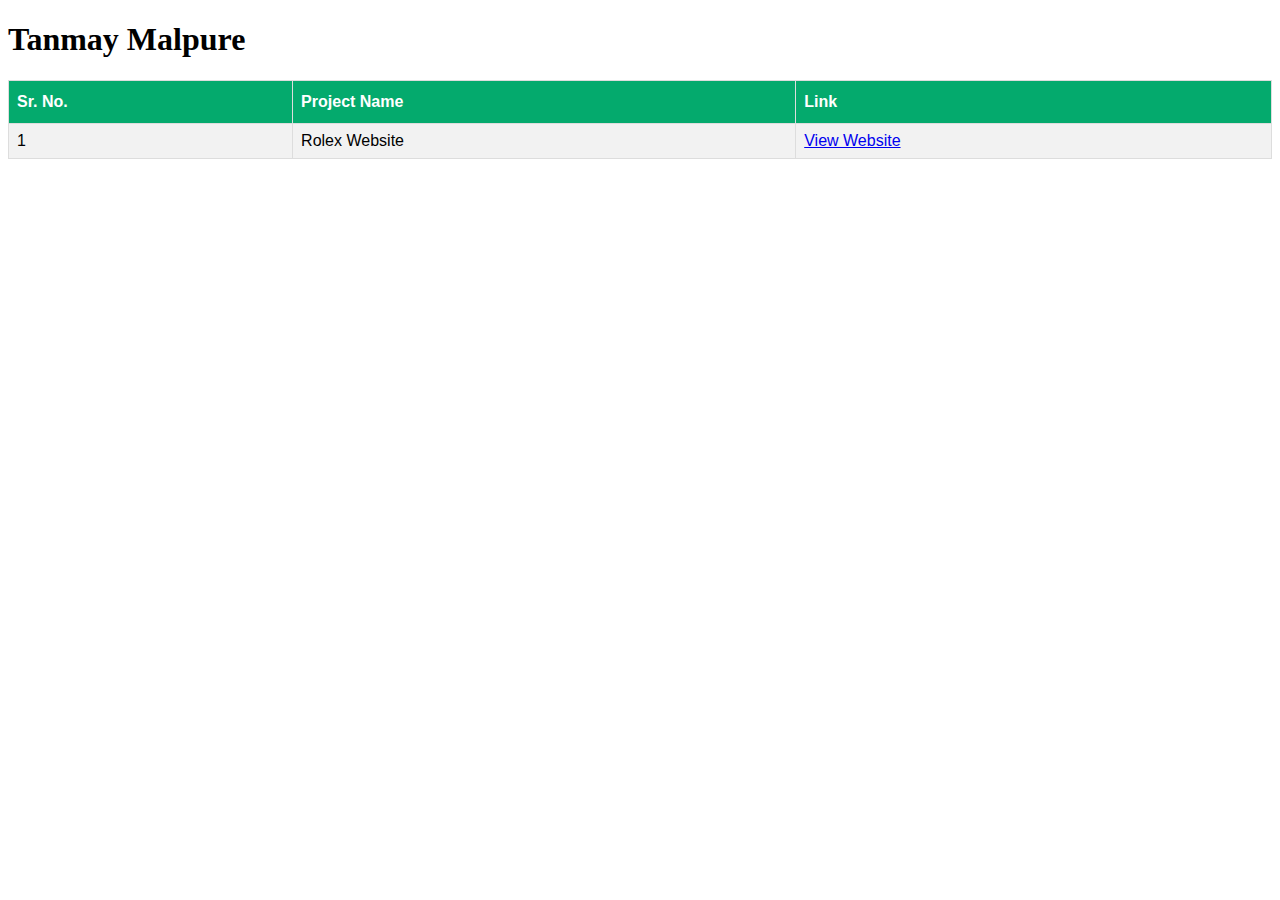
<file: index.html>
<!DOCTYPE html>
<html lang="en">
<head>
  <meta charset="UTF-8">
  <meta http-equiv="X-UA-Compatible" content="IE=edge">
  <meta name="viewport" content="width=device-width, initial-scale=1.0">
  <title>Tanmay Malpure</title>
  <style>
    table {
  font-family: Arial, Helvetica, sans-serif;
  border-collapse: collapse;
  width: 100%;
}

table td, table th {
  border: 1px solid #ddd;
  padding: 8px;
}

table tr:nth-child(even){background-color: #f2f2f2;}

table tr:hover {background-color: #ddd;}

table th {
  padding-top: 12px;
  padding-bottom: 12px;
  text-align: left;
  background-color: #04AA6D;
  color: white;
}
  </style>
</head>
<body>
  <h1>Tanmay Malpure</h1>
  <table>
      <tr>
        <th>Sr. No.</th>
        <th>Project Name</th>
        <th>Link</th>

      </tr>
      <tr>
        <td>1</td>
        <td>Rolex Website</td>
        <td><a href="https://tanmaymalpure.github.io/rolex/">View Website</a></td>
      </tr>
  </table>
</body>
</html>
</file>
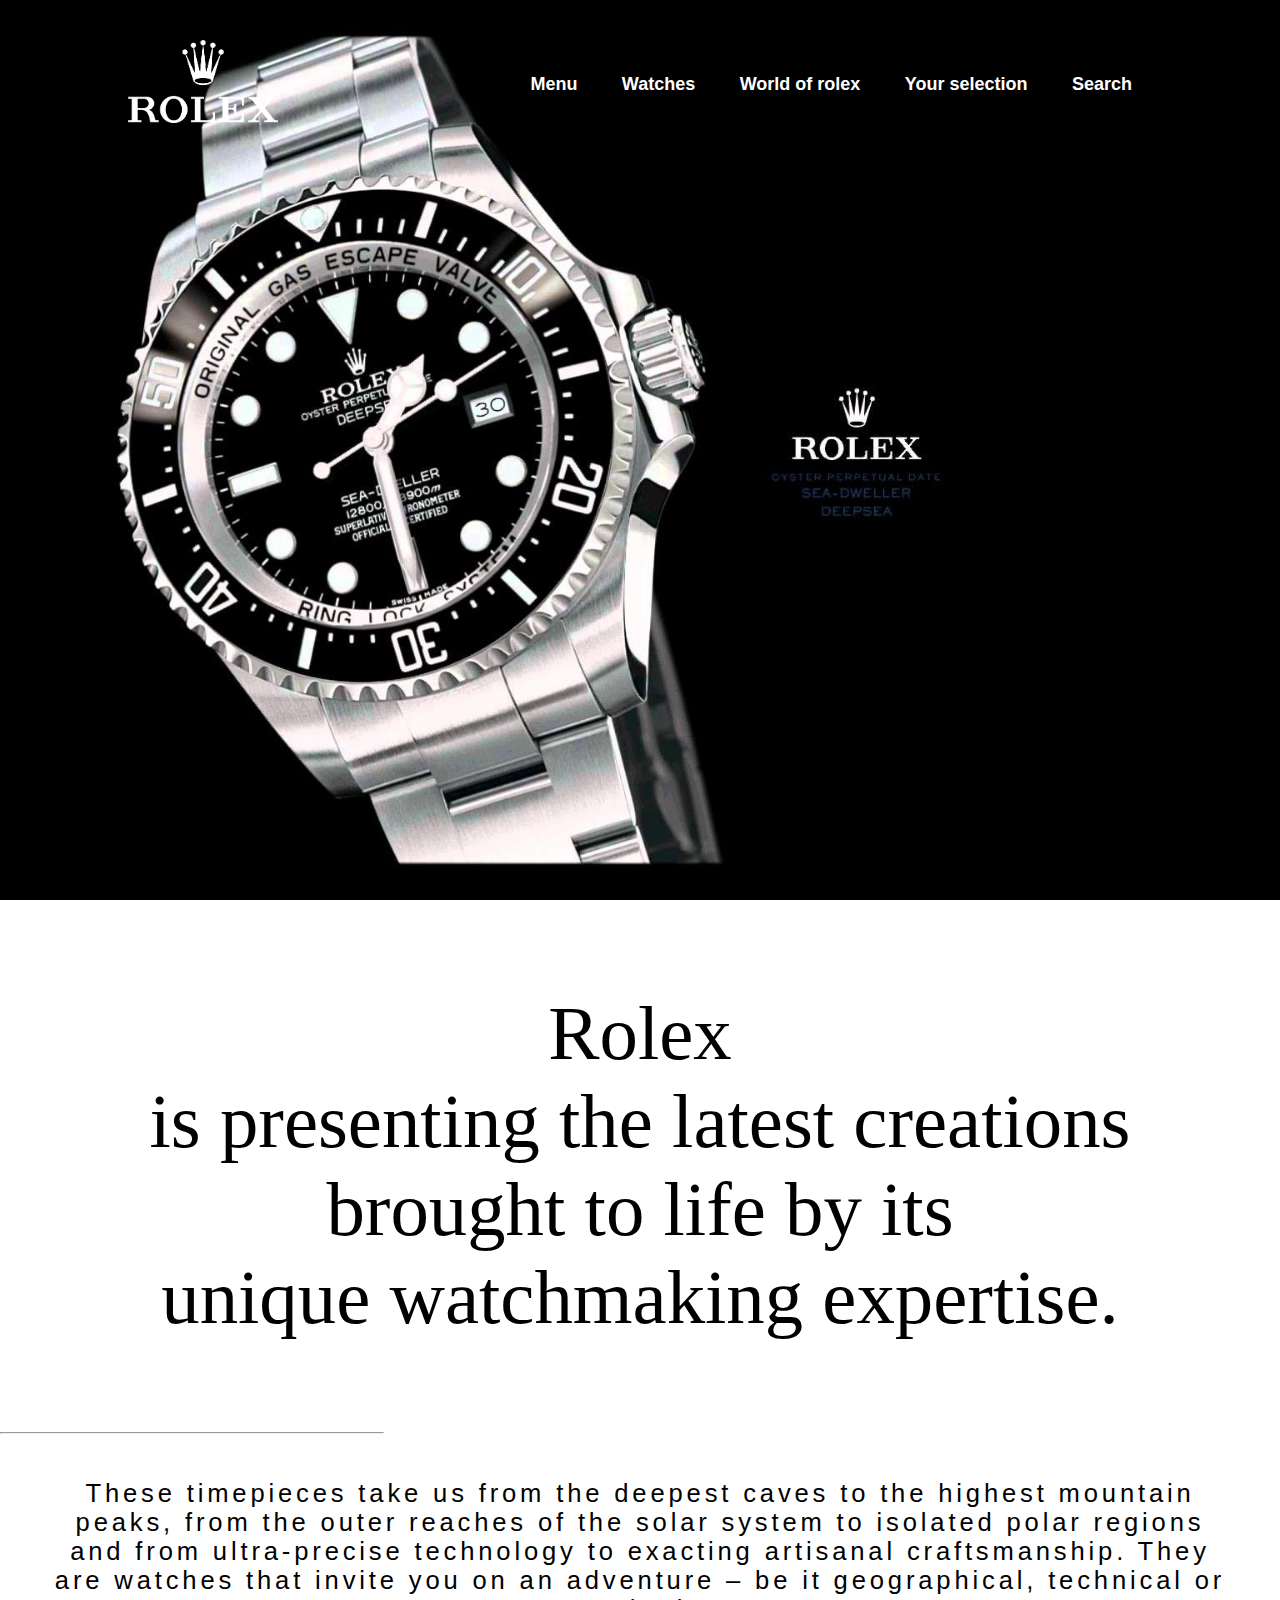
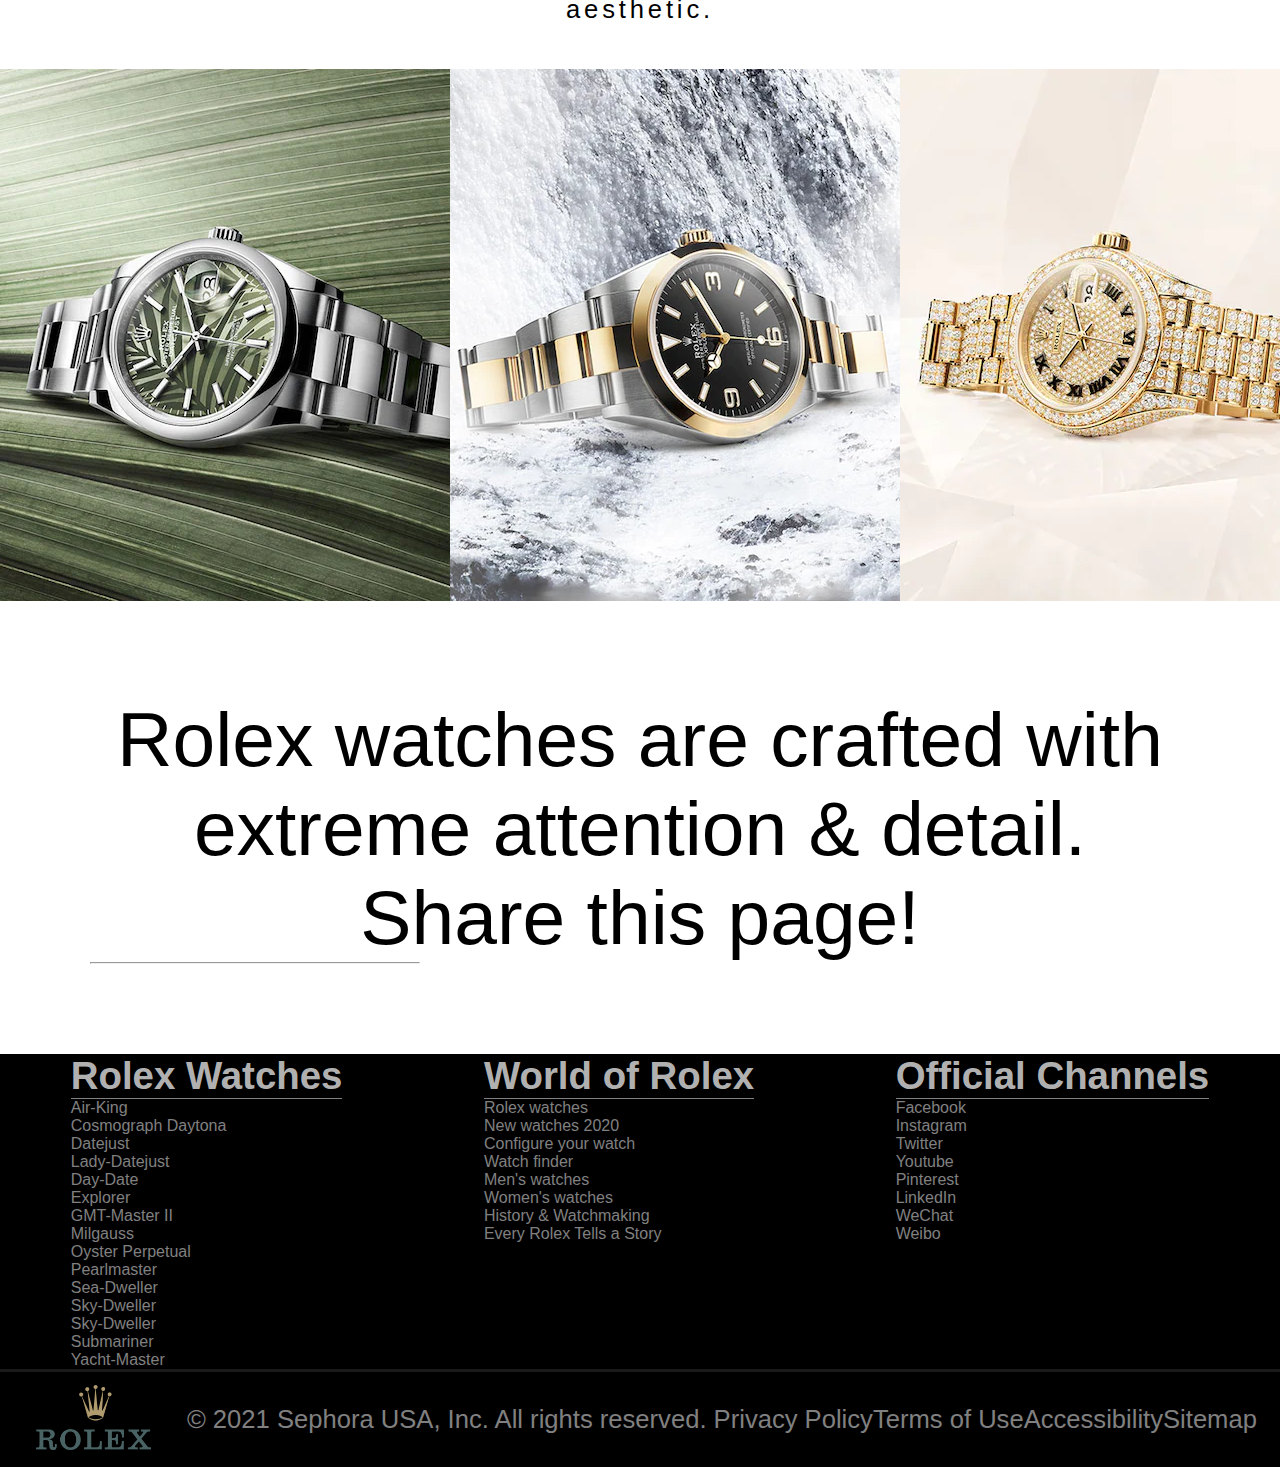
<file: rolex/index.html>
<!DOCTYPE html>
<html lang="en">
<head>
  <link rel="stylesheet" href="index.css">
  <title>Rolex</title>
</head>
<body>
  <div class="hero">
    <nav>
      <h2 class="logo"> <img src="PngItem_844571.png" alt="logo" width="150px"></h2>
      <ul>
        <li><a href="#"></a>Menu</li>
        <li><a href="product.html" class="watch">Watches</a></li>
        <li><a href="#"></a>World of rolex</li>
        <li><a href="#"></a>Your selection</li>
        <li><a href="#"></a>Search</li>
      </ul>
    </nav>
  </div>
  <div class="row1">
    <section>
    <p>Rolex <br> is presenting the latest creations <br> brought to life by its <br> unique watchmaking expertise.
    </p>
    <hr width="30%">
    <p>These timepieces take us from the deepest caves to the highest mountain peaks, from the outer reaches of the solar system to isolated polar regions and from ultra-precise technology to exacting artisanal craftsmanship. They are watches that invite you on an adventure – be it geographical, technical or aesthetic.
    </p>
  </div>
  

  <div class="row4">
      <section class="item1"><img src="new-watches-2021-homepage-push-dials.webp" alt="😶"></section>
      <section class="item2"><img src="new-watches-2021-homepage-push-exploration.webp" alt="😶"></section>
      <section class="item3"><img src="new-watches-2021-homepage-push-gem-setting.webp" alt="😶"></section>
      <section class="item4"><img src="watches_0004_m124273-0001-explorer.webp" alt="😶"></section>
      <section class="item5"><img src="new-watches-2021-homepage-push-dials.webp" alt="😶"></section>
      <section class="item6"><img src="new-watches-2021-homepage-push-exploration.webp" alt="😶"></section>
      <section class="item7"><img src="new-watches-2021-homepage-push-gem-setting.webp" alt="😶"></section>
      <section class="item8"><img src="watches_0004_m124273-0001-explorer.webp" alt="😶"></section>
      <section class="item9"><img src="new-watches-2021-homepage-push-dials.webp" alt="😶"></section>
      <section class="item10"><img src="new-watches-2021-homepage-push-exploration.webp" alt="😶"></section>

  </div>
  <div class="row3">
    <p>Rolex watches are crafted with extreme attention & detail. <br> Share this page!</p>
    <hr width="30%">
  </div>
  
  <footer>
    <section>
        <h2>Rolex Watches</h2>
        <ul>
            <li>Air-King</li>
            <li>Cosmograph Daytona</li>
            <li>Datejust</li>
            <li>Lady-Datejust</li>
            <li>Day-Date</li>
            <li>Explorer</li>
            <li>GMT-Master II</li>
            <li>Milgauss</li>
            <li>Oyster Perpetual</li>
            <li>Pearlmaster</li>
            <li>Sea-Dweller</li>
            <li>Sky-Dweller</li>
            <li>Sky-Dweller</li>
            <li>Submariner</li>
            <li>Yacht-Master</li>
        </ul>
    </section>
    <section>
        <h2>World of Rolex</h2>
        <ul>
            <li>Rolex watches</li>
            <li>New watches 2020</li>
            <li>Configure your watch</li>
            <li>Watch finder</li>
            <li>Men's watches</li>
            <li>Women's watches</li>
            <li>History & Watchmaking</li>
            <li>Every Rolex Tells a Story</li>
        </ul>
    </section>
    <section>
        <h2>Official Channels</h2>
        <ul>
            <li class="fa fa-facebook">Facebook</li>
            <li class="fa fa-instagram">Instagram</li>
            <li class="fa fa-twitter">Twitter</li>
            <li class="fa fa-youtube">Youtube</li>
            <li class="fa fa-pinterest">Pinterest</li>
            <li class="fa fa-linkedin">  LinkedIn</li>
            <li class="fa fa-wechat">  WeChat</li>
            <li class="fa fa-weibo">  Weibo</li>
        </ul>
    </section>
</footer>
<section class="lastStrip">
    <section class="footerlogo">
            <img src="PngItem_5353371.png" alt="" width="100%" height="100%">
        </a>
    </section>
    <section class="copyright">
        © 2021 Sephora USA, Inc. All rights reserved.
        Privacy PolicyTerms of UseAccessibilitySitemap
    </section>
</section>
  


</body>
</html>
</file>
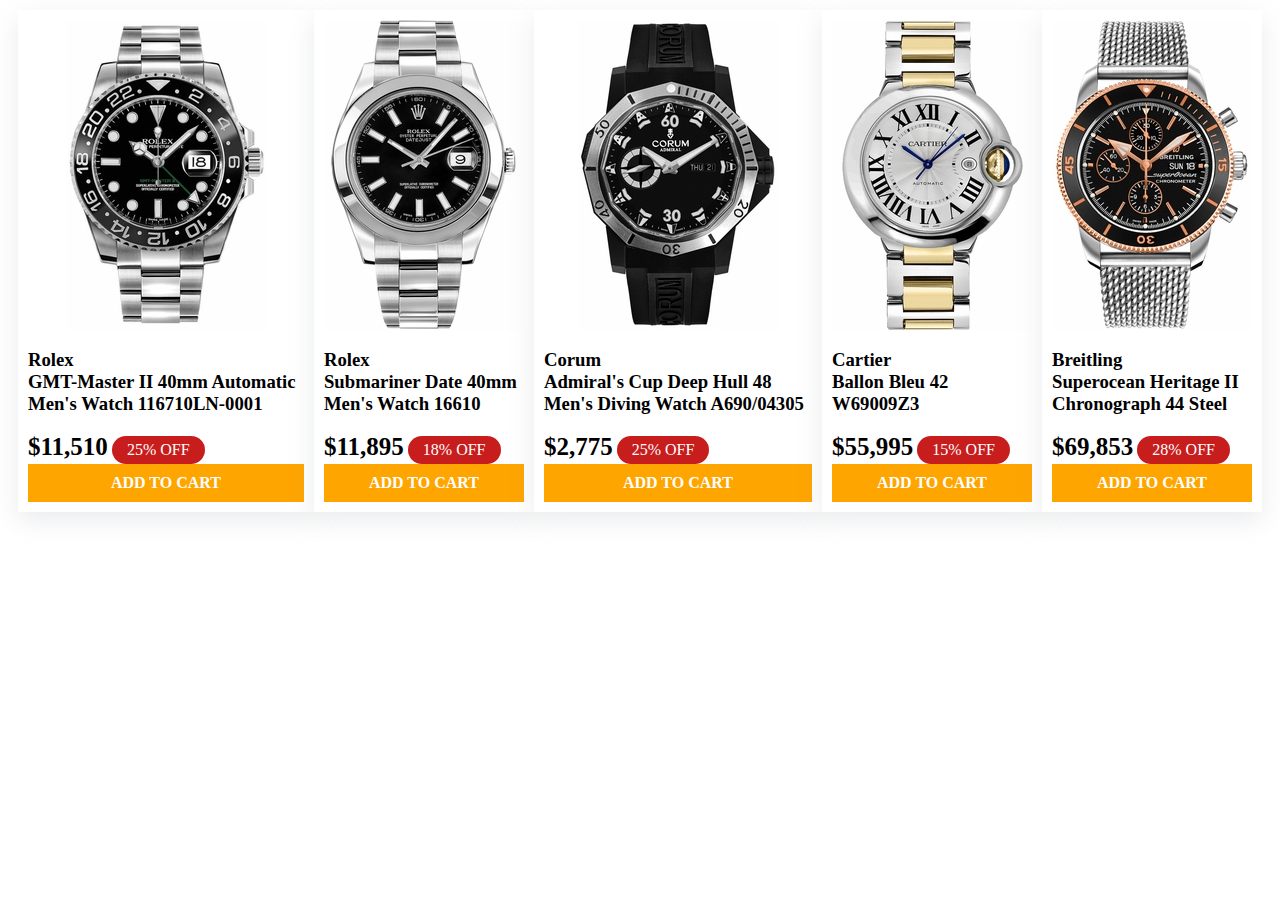
<file: rolex/product.html>
<!DOCTYPE html>
<html lang="en">
<head>
  <meta charset="UTF-8">
  <meta http-equiv="X-UA-Compatible" content="IE=edge">
  <meta name="viewport" content="width=device-width, initial-scale=1.0">
  <title>Watch</title>
  <link rel="stylesheet" href="product.css">
  <style media="screen">
  </style>
</head>
<body>
  <div class="container row">
    <div class="card">
      <div class="img-container">
        <img src="product1.jpg" alt="">
      </div>
      <h3>Rolex <br>
        GMT-Master II 40mm Automatic Men's Watch 116710LN-0001</h3>
        <span class="price">$11,510</span>
        <span class="discount-pill">25% OFF</span>
      <a href="#" class="add-to-cart-btn">add to cart</a>
      </div>
<div class="card">
  <div class="img-container">
    <img src="product2.jpg" alt="">
  </div>
  <h3>Rolex <br>
    Submariner Date 40mm Men's Watch 16610</h3>
    <span class="price">$11,895</span>
    <span class="discount-pill">18% OFF</span>
  <a href="#" class="add-to-cart-btn">add to cart</a>
  </div>
<div class="card">
  <div class="img-container">
    <img src="product3.jpg" alt="">
  </div>
  <h3>Corum <br>
    Admiral's Cup Deep Hull 48 Men's Diving Watch A690/04305</h3>
    <span class="price">$2,775</span>
    <span class="discount-pill">25% OFF</span>
  <a href="#" class="add-to-cart-btn">add to cart</a>
  </div>
<div class="card">
  <div class="img-container">
    <img src="product4.jpg" alt="">
  </div>
  <h3>Cartier <br>
    
    Ballon Bleu 42 W69009Z3</h3>
    <span class="price">$55,995</span>
    <span class="discount-pill">15% OFF</span>
  <a href="#" class="add-to-cart-btn">add to cart</a>
  </div>
<div class="card">
  <div class="img-container">
    <img src="product5.jpg" alt="">
  </div>
  <h3>Breitling <br>
    
Superocean Heritage II Chronograph 44 Steel</h3>
    <span class="price">$69,853</span>
    <span class="discount-pill">28% OFF</span>
  <a href="#" class="add-to-cart-btn">add to cart</a>
  </div>
</div>
</body>
</html>
</file>
<file: rolex/index.css>
*{
 padding: 0px;
 margin: 0px;
 box-sizing: border-box;
 font-family: Arial;

}
.hero{
  height: 100vh;
  width: 100%;
  background-image:url(watch.jpg);
background-size: cover;
background-position: center;}
nav{
  display: flex;
  align-items: center;
  justify-content:space-between ;
  padding-top: 40px;
  padding-left: 10%;
  padding-right: 10%;
}
nav:hover{
  cursor: pointer;
}
.logo{
  size: 150px;
}
.logo:hover{
  transform: scale(1.2);
  transition: 1s;
  cursor: pointer;
}

nav ul li{
  list-style-type: none;
  display: inline-block;
  padding: 10px 20px;
}
nav ul li {
  color: white;
  text-decoration: none;
  font-weight: bold;
  font-size: large;
}
nav ul li:hover{
  color:#ffd700 ;
  transition: 0.5s;
  cursor: pointer;
  transform: scale(1.2);


  

}


.row1 section p:first-child, .row3{
  font-size: 6vw;
  padding: 10vh;
  font-family: 'Dancing Script', cursive;
  text-align: center;
}
.row1 section p:last-child{
  font-size: 2vw;
  letter-spacing: 0.3vw;
  margin: 5vh;
  text-align: center;
}

.row4{
  display: flex;
  overflow-x: scroll;
  overflow-y: hidden;
  scrollbar-width: thin;
  -webkit-scrollbar-width: thin;
  align-items: center;
}


footer{
  background-color: black;
  color: grey;
  display: flex;
  text-align: left;
  justify-content: space-around;
}
footer ul{
  list-style: none;
  padding: 0px;
  margin: 0px;
}
footer a{
  text-decoration: none;
  color: grey;
  transition: 250ms;
  padding: 3px;
  font-size: 2vw;
}
footer a:hover{
  color: goldenrod;
}
footer h2{
  font-size: 3vw;
  border-bottom: 0.3px solid grey;
  color: rgba(245, 245, 245, 0.746);
}
footer section:last-child ul li a{
  font-size: 2vw !important;
}
.lastStrip{
  background-color: black;
  display: flex;
  align-items: center;
  justify-content: space-evenly;
  color: grey;
  border-top: 3px solid rgba(128, 128, 128, 0.2);
}
.footerlogo{
  width: 10vw;
  padding: 0.5vw;
  margin: 0.5vw;
}
.copyright{
  font-size: 2vw;
}

.row3{
  font-size: 6vw;
  padding: 10vh;
  font-family: 'Dancing Script', cursive;
  text-align: center;
}
.watch{
  text-decoration: none;
  color: white;
}
.watch:hover{
  color: #ffd700;
}
</file>
<file: rolex/product.css>
.row {
  display: flex;
  flex-direction: row;
  margin: 10px;
}

.card {
  background: #fff;
  max-width: 300px;
  box-shadow: rgb(149 157 165 / 20%) 0px 8px 24px;
  padding: 10px;
}
.add-to-cart-btn{
display: block;
background-color: orange;
color: #fff;
padding: 10px;
text-decoration: none;
border: none;
font-weight: bold;
text-align: center;
text-transform: uppercase;
}
.img-container{
display: flex;
flex-direction: row;
justify-content: center;
}
.price{
font-weight: bold;
font-size: 25px;
}
.discount-pill{
display: inline-block;
background-color: rgb(199, 29, 29);
color: #fff;
padding-left: 15px;
padding-right: 15px;
padding-top: 5px;
padding-bottom: 5px;
border-radius: 20px;
}
</file>
